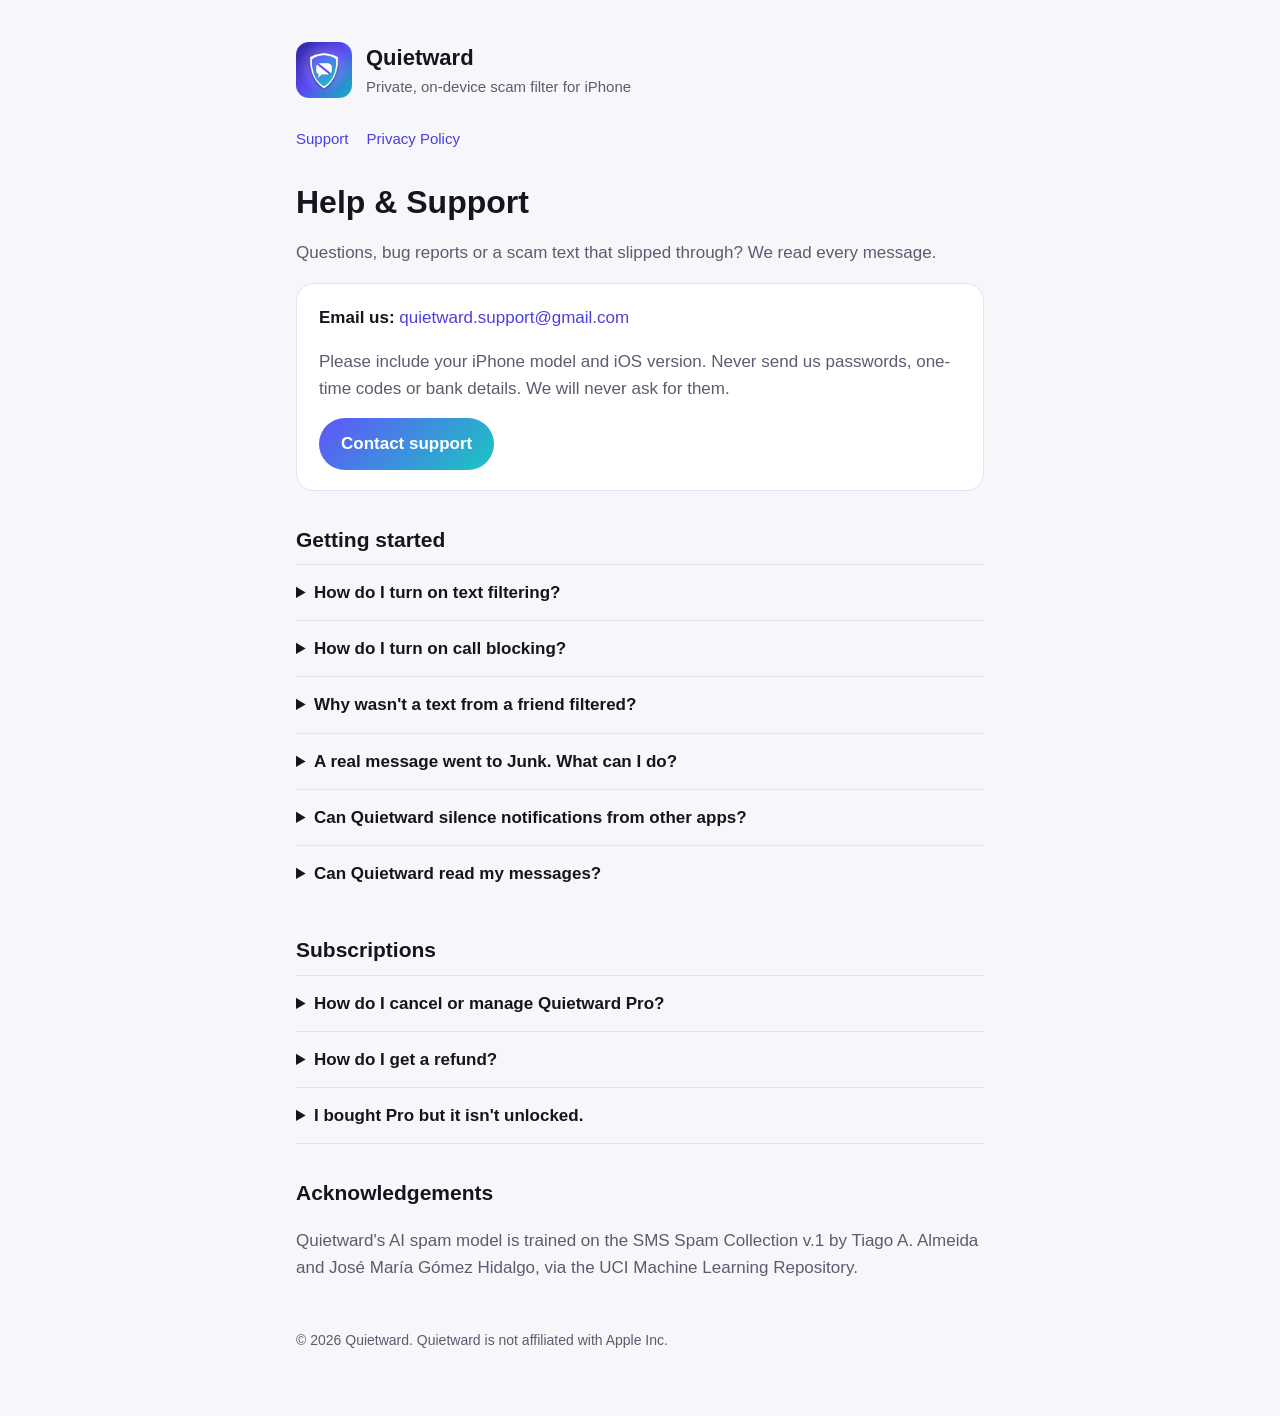
<file: index.html>
<!doctype html>
<html lang="en">
<head>
  <meta charset="utf-8">
  <meta name="viewport" content="width=device-width, initial-scale=1">
  <title>Quietward Support</title>
  <meta name="description" content="Help and support for Quietward, the private, on-device scam and spam filter for iPhone.">
  <link rel="icon" href="icon.png">
  <link rel="stylesheet" href="style.css">
</head>
<body>
<main>
  <header>
    <img src="icon.png" alt="">
    <div>
      <div class="name">Quietward</div>
      <div class="tag">Private, on-device scam filter for iPhone</div>
    </div>
  </header>
  <nav>
    <a href="./">Support</a>
    <a href="privacy.html">Privacy Policy</a>
  </nav>

  <h1>Help &amp; Support</h1>
  <p class="muted">Questions, bug reports or a scam text that slipped through? We read every message.</p>

  <div class="card">
    <p style="margin-top:0"><strong>Email us:</strong> <a href="mailto:quietward.support@gmail.com">quietward.support@gmail.com</a></p>
    <p class="muted" style="margin-bottom:16px">Please include your iPhone model and iOS version. Never send us passwords, one-time codes or bank details. We will never ask for them.</p>
    <a class="button" href="mailto:quietward.support@gmail.com?subject=Quietward%20support">Contact support</a>
  </div>

  <h2>Getting started</h2>

  <details>
    <summary>How do I turn on text filtering?</summary>
    <p>Open <strong>Settings › Apps › Messages › Unknown &amp; Spam</strong> (on iOS 17: Settings › Messages), turn on <strong>Filter Unknown Senders</strong>, then choose <strong>Quietward</strong> under SMS Filtering. Filtered texts appear in the Junk, Promotions and Transactions lists in Messages.</p>
  </details>

  <details>
    <summary>How do I turn on call blocking?</summary>
    <p>Open <strong>Settings › Apps › Phone › Call Blocking &amp; Identification</strong> and switch on Quietward. You can also tap "Block spam calls" on Quietward's Shield screen.</p>
  </details>

  <details>
    <summary>Why wasn't a text from a friend filtered?</summary>
    <p>By design, iOS only lets filters see texts from people who <em>aren't</em> in your Contacts. Messages from your contacts always reach you.</p>
  </details>

  <details>
    <summary>A real message went to Junk. What can I do?</summary>
    <p>Add the sender or a word under <strong>Filters › Always allow</strong>, or choose the Relaxed sensitivity. With Pro, mark similar texts as "It's fine" in Scam Check and your personal filter learns from it.</p>
  </details>

  <details>
    <summary>Can Quietward silence notifications from other apps?</summary>
    <p>No app can. iOS doesn't allow it. Quietward's Notification Detox walks you through Apple's own tools, such as Scheduled Summary, Focus and Deliver Quietly, which do this well.</p>
  </details>

  <details>
    <summary>Can Quietward read my messages?</summary>
    <p>No. The filter only sees texts from unknown senders, decides a folder on your iPhone, and iOS doesn't let it save or send them anywhere. Quietward has no servers. See the <a href="privacy.html">Privacy Policy</a>.</p>
  </details>

  <h2>Subscriptions</h2>

  <details>
    <summary>How do I cancel or manage Quietward Pro?</summary>
    <p>Open <strong>Settings › [your name] › Subscriptions › Quietward</strong>, or tap <strong>More › Manage subscription</strong> in the app. Cancel at least 24 hours before renewal to avoid being charged for the next period.</p>
  </details>

  <details>
    <summary>How do I get a refund?</summary>
    <p>Apple handles all payments. Request a refund at <a href="https://reportaproblem.apple.com">reportaproblem.apple.com</a>.</p>
  </details>

  <details>
    <summary>I bought Pro but it isn't unlocked.</summary>
    <p>Tap <strong>More › Restore purchases</strong> while signed in with the same Apple Account you used to subscribe.</p>
  </details>

  <h2>Acknowledgements</h2>
  <p class="muted">Quietward's AI spam model is trained on the SMS Spam Collection v.1 by Tiago A. Almeida and José María Gómez Hidalgo, via the UCI Machine Learning Repository.</p>

  <footer>© 2026 Quietward. Quietward is not affiliated with Apple Inc.</footer>
</main>
</body>
</html>
</file>
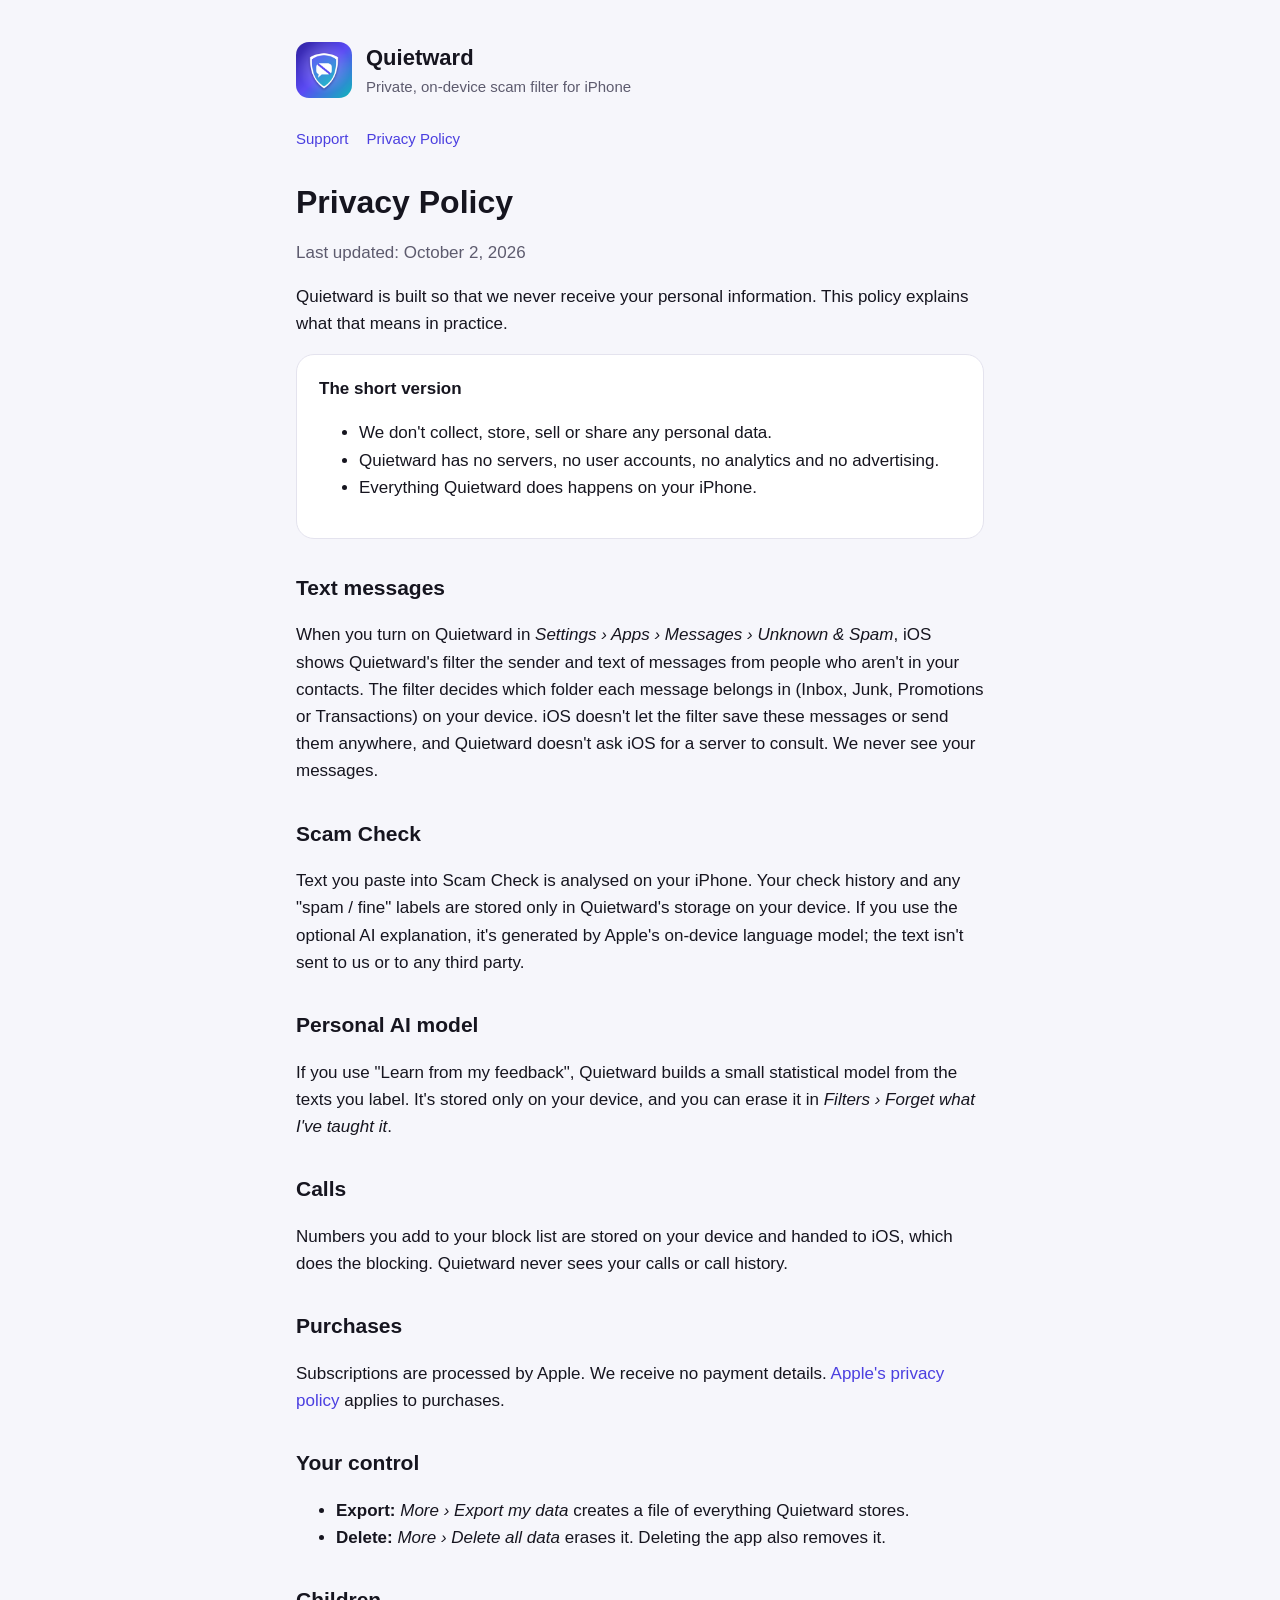
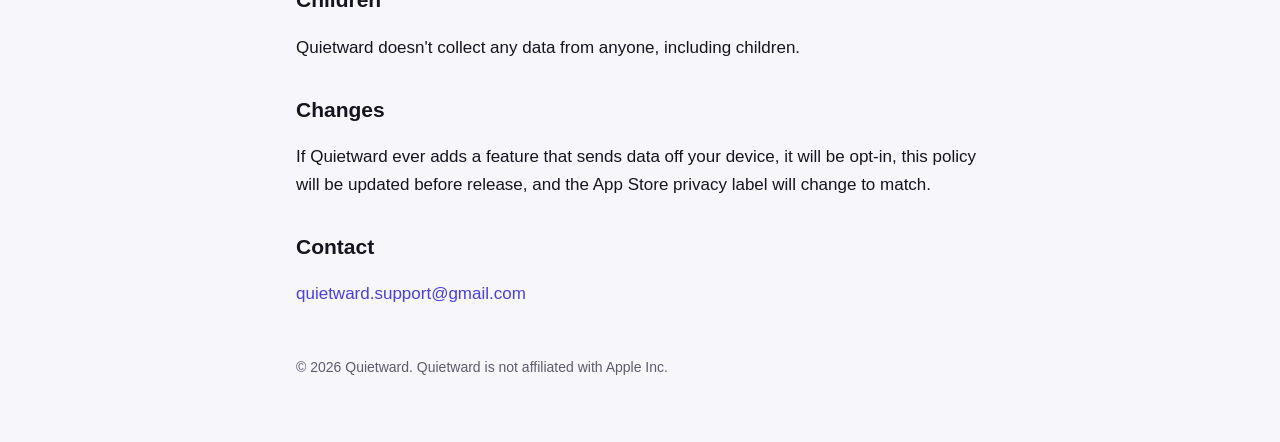
<file: privacy.html>
<!doctype html>
<html lang="en">
<head>
  <meta charset="utf-8">
  <meta name="viewport" content="width=device-width, initial-scale=1">
  <title>Quietward Privacy Policy</title>
  <meta name="description" content="Quietward collects no data. All filtering happens on your iPhone.">
  <link rel="icon" href="icon.png">
  <link rel="stylesheet" href="style.css">
</head>
<body>
<main>
  <header>
    <img src="icon.png" alt="">
    <div>
      <div class="name">Quietward</div>
      <div class="tag">Private, on-device scam filter for iPhone</div>
    </div>
  </header>
  <nav>
    <a href="./">Support</a>
    <a href="privacy.html">Privacy Policy</a>
  </nav>

  <h1>Privacy Policy</h1>
  <p class="muted">Last updated: October 2, 2026</p>

  <p>Quietward is built so that we never receive your personal information. This policy explains what that means in practice.</p>

  <div class="card">
    <strong>The short version</strong>
    <ul>
      <li>We don't collect, store, sell or share any personal data.</li>
      <li>Quietward has no servers, no user accounts, no analytics and no advertising.</li>
      <li>Everything Quietward does happens on your iPhone.</li>
    </ul>
  </div>

  <h2>Text messages</h2>
  <p>When you turn on Quietward in <em>Settings › Apps › Messages › Unknown &amp; Spam</em>, iOS shows Quietward's filter the sender and text of messages from people who aren't in your contacts. The filter decides which folder each message belongs in (Inbox, Junk, Promotions or Transactions) on your device. iOS doesn't let the filter save these messages or send them anywhere, and Quietward doesn't ask iOS for a server to consult. We never see your messages.</p>

  <h2>Scam Check</h2>
  <p>Text you paste into Scam Check is analysed on your iPhone. Your check history and any "spam / fine" labels are stored only in Quietward's storage on your device. If you use the optional AI explanation, it's generated by Apple's on-device language model; the text isn't sent to us or to any third party.</p>

  <h2>Personal AI model</h2>
  <p>If you use "Learn from my feedback", Quietward builds a small statistical model from the texts you label. It's stored only on your device, and you can erase it in <em>Filters › Forget what I've taught it</em>.</p>

  <h2>Calls</h2>
  <p>Numbers you add to your block list are stored on your device and handed to iOS, which does the blocking. Quietward never sees your calls or call history.</p>

  <h2>Purchases</h2>
  <p>Subscriptions are processed by Apple. We receive no payment details. <a href="https://www.apple.com/legal/privacy/">Apple's privacy policy</a> applies to purchases.</p>

  <h2>Your control</h2>
  <ul>
    <li><strong>Export:</strong> <em>More › Export my data</em> creates a file of everything Quietward stores.</li>
    <li><strong>Delete:</strong> <em>More › Delete all data</em> erases it. Deleting the app also removes it.</li>
  </ul>

  <h2>Children</h2>
  <p>Quietward doesn't collect any data from anyone, including children.</p>

  <h2>Changes</h2>
  <p>If Quietward ever adds a feature that sends data off your device, it will be opt-in, this policy will be updated before release, and the App Store privacy label will change to match.</p>

  <h2>Contact</h2>
  <p><a href="mailto:quietward.support@gmail.com">quietward.support@gmail.com</a></p>

  <footer>© 2026 Quietward. Quietward is not affiliated with Apple Inc.</footer>
</main>
</body>
</html>
</file>
<file: style.css>
:root {
  --bg: #f6f6fb;
  --surface: #ffffff;
  --text: #16151f;
  --muted: #5d5b6e;
  --border: #e4e3ee;
  --indigo: #6154fa;
  --teal: #1ac7c2;
  --link: #4b3fe0;
}

@media (prefers-color-scheme: dark) {
  :root {
    --bg: #0e0d16;
    --surface: #181724;
    --text: #efeef8;
    --muted: #a6a4ba;
    --border: #2a2940;
    --link: #9c94ff;
  }
}

* { box-sizing: border-box; }

body {
  margin: 0;
  background: var(--bg);
  color: var(--text);
  font: 17px/1.6 -apple-system, BlinkMacSystemFont, "SF Pro Text", "Segoe UI", Roboto, sans-serif;
}

main {
  max-width: 720px;
  margin: 0 auto;
  padding: 40px 16px 64px;
}

header {
  display: flex;
  align-items: center;
  gap: 14px;
  margin-bottom: 28px;
}

header img {
  width: 56px;
  height: 56px;
  border-radius: 13px;
}

header .name { font-size: 22px; font-weight: 700; }
header .tag { color: var(--muted); font-size: 15px; }

nav { display: flex; gap: 18px; margin-bottom: 32px; font-size: 15px; }

h1 { font-size: 32px; line-height: 1.2; margin: 0 0 8px; }
h2 { font-size: 21px; margin: 32px 0 8px; }
p, li { color: var(--text); }
.muted { color: var(--muted); }

a { color: var(--link); text-decoration: none; }
a:hover { text-decoration: underline; }

.card {
  background: var(--surface);
  border: 1px solid var(--border);
  border-radius: 18px;
  padding: 20px 22px;
  margin: 16px 0;
}

.button {
  display: inline-block;
  background: linear-gradient(135deg, var(--indigo), var(--teal));
  color: #fff;
  font-weight: 600;
  padding: 12px 22px;
  border-radius: 999px;
}
.button:hover { text-decoration: none; opacity: 0.92; }

details { border-top: 1px solid var(--border); padding: 14px 0; }
details:last-of-type { border-bottom: 1px solid var(--border); }
summary { cursor: pointer; font-weight: 600; }
details p { margin: 10px 0 0; }

footer { margin-top: 48px; font-size: 14px; color: var(--muted); }
</file>
